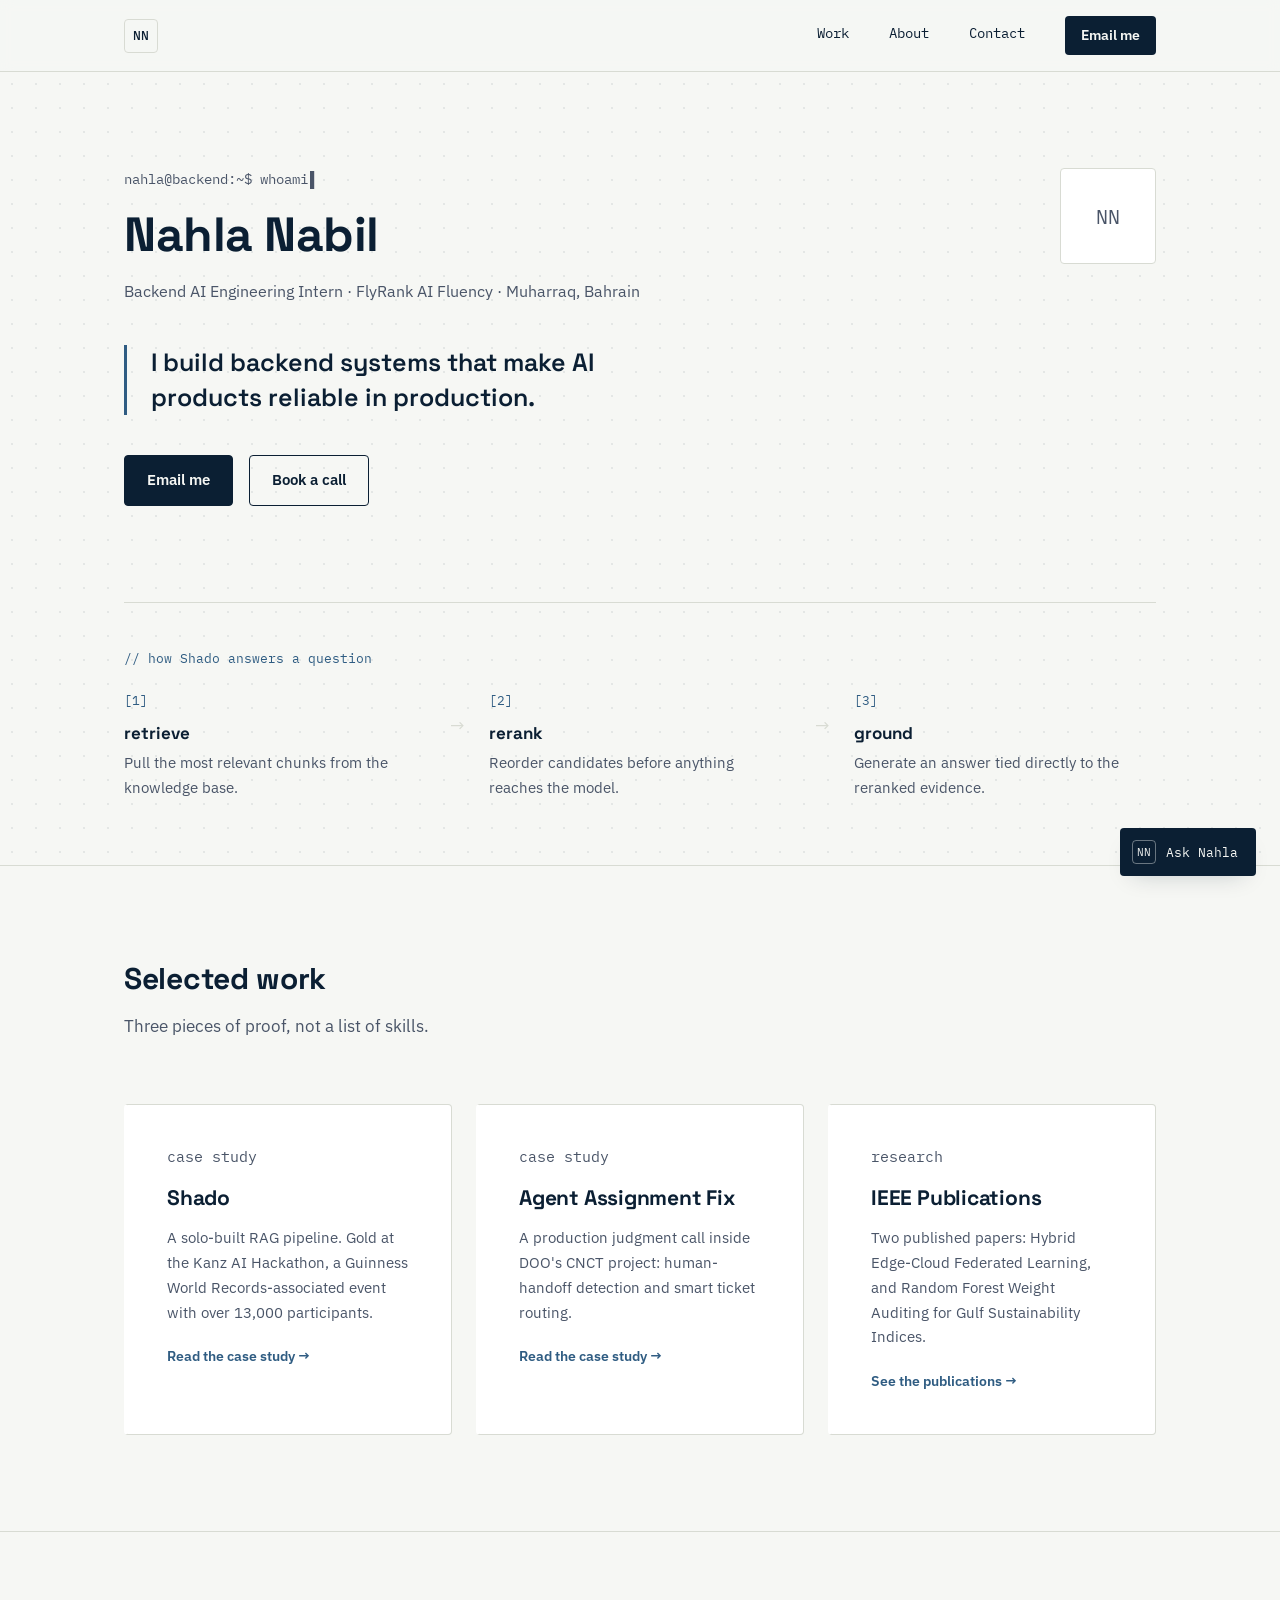
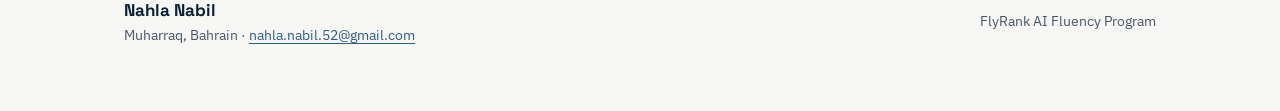
<file: index.html>
<!DOCTYPE html>
<html lang="en">
<head>
  <meta charset="UTF-8">
  <meta name="viewport" content="width=device-width, initial-scale=1.0">
  <title>Nahla Nabil: Backend AI Engineering</title>
  <meta name="description" content="Nahla Nabil builds backend systems that make AI products reliable in production.">
  <link rel="icon" href="data:image/svg+xml,%3Csvg xmlns='http://www.w3.org/2000/svg' viewBox='0 0 64 64'%3E%3Crect width='64' height='64' rx='14' fill='%230B1F33'/%3E%3Ctext x='32' y='40' font-family='Georgia,serif' font-size='24' font-weight='700' fill='%23F6F7F4' text-anchor='middle'%3ENN%3C/text%3E%3C/svg%3E">

  <link rel="preconnect" href="https://fonts.googleapis.com">
  <link rel="preconnect" href="https://fonts.gstatic.com" crossorigin>
  <link href="https://fonts.googleapis.com/css2?family=Space+Grotesk:wght@500;700&family=IBM+Plex+Sans:wght@400;500;600&family=IBM+Plex+Mono:wght@400;500&display=swap" rel="stylesheet">

  <link rel="stylesheet" href="style.css">
  <link rel="stylesheet" href="agent.css">
</head>
<body>

  <a class="skip-link" href="#main">Skip to main content</a>

  <header class="site-header">
    <div class="wrap header-inner">
      <a class="mark" href="index.html" aria-label="Nahla Nabil, home">NN</a>
      <nav class="site-nav" aria-label="Primary">
        <button class="nav-toggle" aria-expanded="false" aria-controls="nav-links" aria-label="Toggle navigation menu">
          <span></span><span></span><span></span>
        </button>
        <div class="nav-links" id="nav-links">
          <a href="work.html">Work</a>
          <a href="about.html">About</a>
          <a href="contact.html">Contact</a>
          <a class="nav-cta" href="mailto:nahla.nabil.52@gmail.com">Email me</a>
        </div>
      </nav>
    </div>
  </header>

  <main id="main">

    <!-- HERO -->
    <section class="hero">
      <div class="wrap">
        <div class="hero-layout">
          <div>
            <p class="terminal-line reveal">nahla@backend:~$ whoami</p>
            <h1 class="reveal reveal-delay-1">Nahla Nabil</h1>
            <p class="role-line reveal reveal-delay-1">Backend AI Engineering Intern &middot; FlyRank AI Fluency &middot; Muharraq, Bahrain</p>
            <blockquote class="claim reveal reveal-delay-2">I build backend systems that make AI products reliable in production.</blockquote>
            <div class="cta-row reveal reveal-delay-3">
              <a class="btn btn-primary" href="mailto:nahla.nabil.52@gmail.com">Email me</a>
              <!-- PLACEHOLDER: swap href="#" for the real booking link (e.g. Calendly) once set up -->
              <a class="btn btn-outline" href="#" data-booking-link="placeholder">Book a call</a>
            </div>
          </div>
          <!-- PLACEHOLDER: replace this initials avatar with a real photo, see README -->
          <div class="avatar reveal" aria-hidden="true">NN</div>
        </div>

        <div class="trace reveal">
          <p class="eyebrow-mono">// how Shado answers a question</p>
          <div class="trace-flow">
            <div class="trace-node">
              <span class="trace-tag">[1]</span>
              <span class="trace-name">retrieve</span>
              <p>Pull the most relevant chunks from the knowledge base.</p>
            </div>
            <div class="trace-arrow" aria-hidden="true">&rarr;</div>
            <div class="trace-node">
              <span class="trace-tag">[2]</span>
              <span class="trace-name">rerank</span>
              <p>Reorder candidates before anything reaches the model.</p>
            </div>
            <div class="trace-arrow" aria-hidden="true">&rarr;</div>
            <div class="trace-node">
              <span class="trace-tag">[3]</span>
              <span class="trace-name">ground</span>
              <p>Generate an answer tied directly to the reranked evidence.</p>
            </div>
          </div>
          <!-- PLACEHOLDER: swap this trace for a real retriever.py snippet once ready to share -->
        </div>
      </div>
    </section>

    <!-- EVIDENCE ROW -->
    <section class="section" id="work-preview">
      <div class="wrap">
        <div class="section-head reveal">
          <h2>Selected work</h2>
          <p>Three pieces of proof, not a list of skills.</p>
        </div>
        <div class="card-grid">
          <a class="card reveal" href="work.html#shado">
            <p class="card-label">case study</p>
            <h3>Shado</h3>
            <p>A solo-built RAG pipeline. Gold at the Kanz AI Hackathon, a Guinness World Records-associated event with over 13,000 participants.</p>
            <span class="card-link">Read the case study &rarr;</span>
          </a>
          <a class="card reveal reveal-delay-1" href="work.html#agent-assignment-fix">
            <p class="card-label">case study</p>
            <h3>Agent Assignment Fix</h3>
            <p>A production judgment call inside DOO's CNCT project: human-handoff detection and smart ticket routing.</p>
            <span class="card-link">Read the case study &rarr;</span>
          </a>
          <a class="card reveal reveal-delay-2" href="about.html#publications">
            <p class="card-label">research</p>
            <h3>IEEE Publications</h3>
            <p>Two published papers: Hybrid Edge-Cloud Federated Learning, and Random Forest Weight Auditing for Gulf Sustainability Indices.</p>
            <span class="card-link">See the publications &rarr;</span>
          </a>
        </div>
      </div>
    </section>

  </main>

  <footer class="site-footer">
    <div class="wrap footer-inner">
      <div>
        <p class="footer-name">Nahla Nabil</p>
        <p class="footer-meta">Muharraq, Bahrain &middot; <a href="mailto:nahla.nabil.52@gmail.com">nahla.nabil.52@gmail.com</a></p>
      </div>
      <div>
        <p class="footer-note">FlyRank AI Fluency Program</p>
        <!-- This div is intentionally empty. It gets filled with the official FlyRank
             completion badge image/markup once the capstone is approved. -->
        <div id="flyrank-badge"></div>
      </div>
    </div>
  </footer>

  <!-- Ask Nahla: voice-enabled AI agent widget. See agent.js and worker/README.md. -->
  <div id="agent-root"></div>

  <script src="script.js"></script>
  <script src="agent.js"></script>
</body>
</html>
</file>
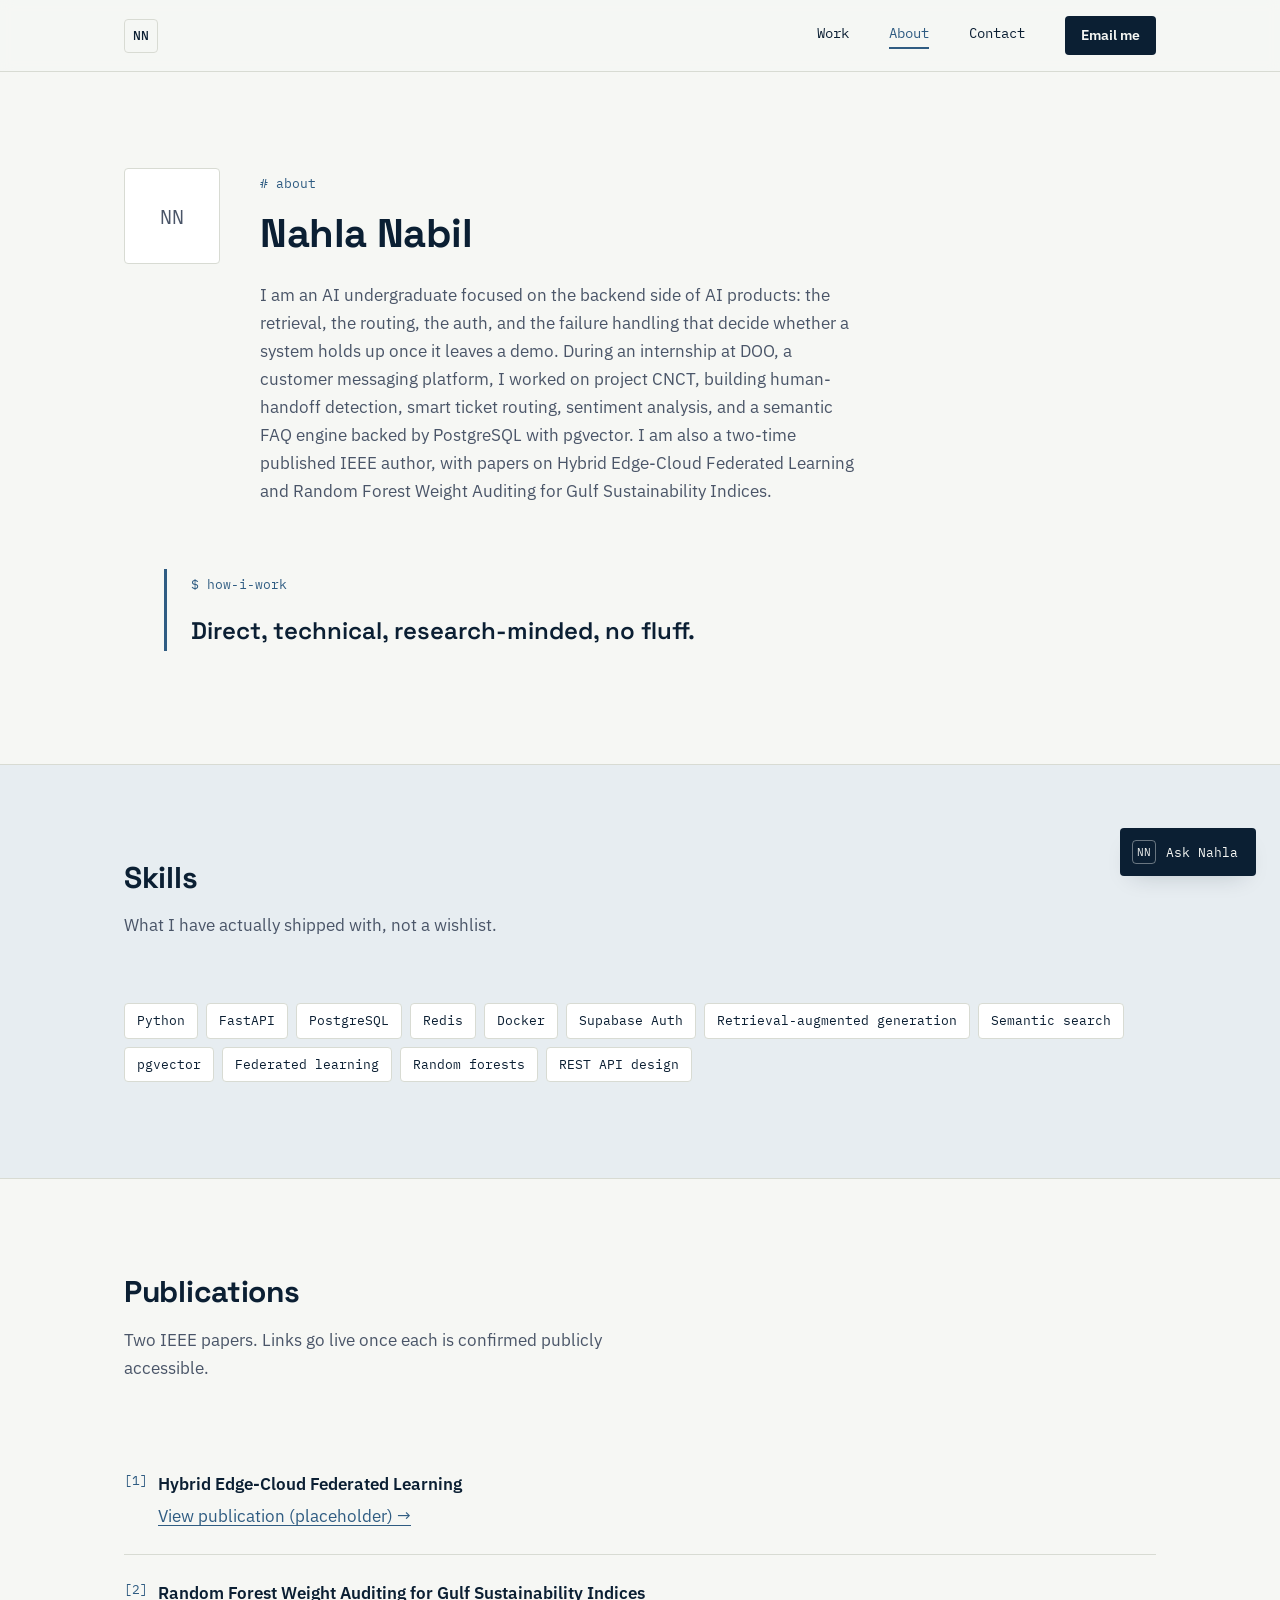
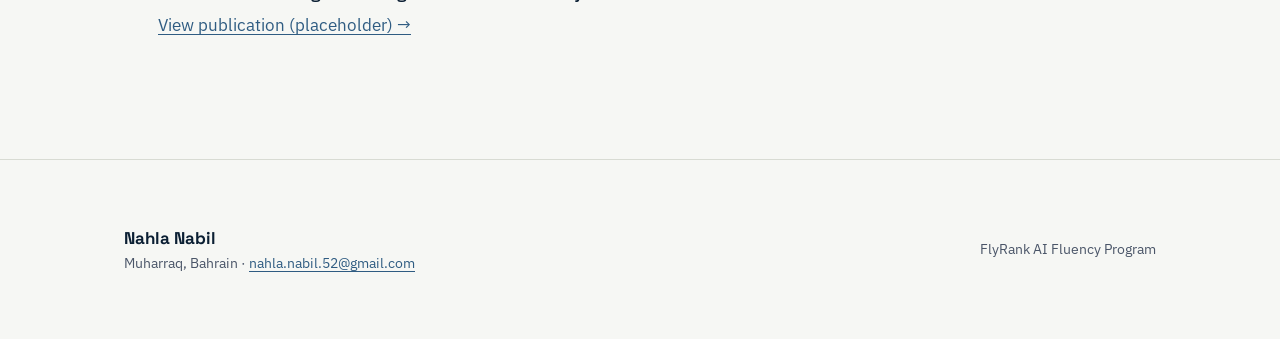
<file: about.html>
<!DOCTYPE html>
<html lang="en">
<head>
  <meta charset="UTF-8">
  <meta name="viewport" content="width=device-width, initial-scale=1.0">
  <title>Nahla Nabil: About</title>
  <meta name="description" content="Nahla Nabil, Backend AI Engineering intern: background, how she works, skills, and publications.">
  <link rel="icon" href="data:image/svg+xml,%3Csvg xmlns='http://www.w3.org/2000/svg' viewBox='0 0 64 64'%3E%3Crect width='64' height='64' rx='14' fill='%230B1F33'/%3E%3Ctext x='32' y='40' font-family='Georgia,serif' font-size='24' font-weight='700' fill='%23F6F7F4' text-anchor='middle'%3ENN%3C/text%3E%3C/svg%3E">

  <link rel="preconnect" href="https://fonts.googleapis.com">
  <link rel="preconnect" href="https://fonts.gstatic.com" crossorigin>
  <link href="https://fonts.googleapis.com/css2?family=Space+Grotesk:wght@500;700&family=IBM+Plex+Sans:wght@400;500;600&family=IBM+Plex+Mono:wght@400;500&display=swap" rel="stylesheet">

  <link rel="stylesheet" href="style.css">
  <link rel="stylesheet" href="agent.css">
</head>
<body>

  <a class="skip-link" href="#main">Skip to main content</a>

  <header class="site-header">
    <div class="wrap header-inner">
      <a class="mark" href="index.html" aria-label="Nahla Nabil, home">NN</a>
      <nav class="site-nav" aria-label="Primary">
        <button class="nav-toggle" aria-expanded="false" aria-controls="nav-links" aria-label="Toggle navigation menu">
          <span></span><span></span><span></span>
        </button>
        <div class="nav-links" id="nav-links">
          <a href="work.html">Work</a>
          <a href="about.html" aria-current="page">About</a>
          <a href="contact.html">Contact</a>
          <a class="nav-cta" href="mailto:nahla.nabil.52@gmail.com">Email me</a>
        </div>
      </nav>
    </div>
  </header>

  <main id="main">
    <section class="section section-flush">
      <div class="wrap">
        <div class="about-layout">
          <!-- PLACEHOLDER: replace this initials avatar with a real photo, see README -->
          <div class="avatar reveal" aria-hidden="true">NN</div>
          <div>
            <p class="eyebrow-mono reveal"># about</p>
            <h1 class="page-title reveal reveal-delay-1">Nahla Nabil</h1>
            <p class="lede reveal reveal-delay-2">
              I am an AI undergraduate focused on the backend side of AI products: the
              retrieval, the routing, the auth, and the failure handling that decide whether a
              system holds up once it leaves a demo. During an internship at DOO, a customer
              messaging platform, I worked on project CNCT, building human-handoff detection,
              smart ticket routing, sentiment analysis, and a semantic FAQ engine backed by
              PostgreSQL with pgvector. I am also a two-time published IEEE author, with papers
              on Hybrid Edge-Cloud Federated Learning and Random Forest Weight Auditing for
              Gulf Sustainability Indices.
            </p>
          </div>
        </div>

        <blockquote class="pull-quote reveal">
          <p class="eyebrow-mono">$ how-i-work</p>
          <p>Direct, technical, research-minded, no fluff.</p>
        </blockquote>
      </div>
    </section>

    <section class="section section-alt" id="skills">
      <div class="wrap">
        <div class="section-head reveal">
          <h2>Skills</h2>
          <p>What I have actually shipped with, not a wishlist.</p>
        </div>
        <ul class="skills-list reveal">
          <li>Python</li>
          <li>FastAPI</li>
          <li>PostgreSQL</li>
          <li>Redis</li>
          <li>Docker</li>
          <li>Supabase Auth</li>
          <li>Retrieval-augmented generation</li>
          <li>Semantic search</li>
          <li>pgvector</li>
          <li>Federated learning</li>
          <li>Random forests</li>
          <li>REST API design</li>
        </ul>
      </div>
    </section>

    <section class="section" id="publications">
      <div class="wrap">
        <div class="section-head reveal">
          <h2>Publications</h2>
          <p>Two IEEE papers. Links go live once each is confirmed publicly accessible.</p>
        </div>
        <ul class="pub-list reveal">
          <li>
            <span class="pub-title">Hybrid Edge-Cloud Federated Learning</span>
            <!-- PLACEHOLDER: add the real IEEE Xplore / DOI link once confirmed -->
            <a href="#" data-pub-link="fed-learning">View publication (placeholder) &rarr;</a>
          </li>
          <li>
            <span class="pub-title">Random Forest Weight Auditing for Gulf Sustainability Indices</span>
            <!-- PLACEHOLDER: add the real IEEE Xplore / DOI link once confirmed -->
            <a href="#" data-pub-link="rf-auditing">View publication (placeholder) &rarr;</a>
          </li>
        </ul>
      </div>
    </section>
  </main>

  <footer class="site-footer">
    <div class="wrap footer-inner">
      <div>
        <p class="footer-name">Nahla Nabil</p>
        <p class="footer-meta">Muharraq, Bahrain &middot; <a href="mailto:nahla.nabil.52@gmail.com">nahla.nabil.52@gmail.com</a></p>
      </div>
      <div>
        <p class="footer-note">FlyRank AI Fluency Program</p>
        <div id="flyrank-badge"></div>
      </div>
    </div>
  </footer>

  <div id="agent-root"></div>

  <script src="script.js"></script>
  <script src="agent.js"></script>
</body>
</html>
</file>
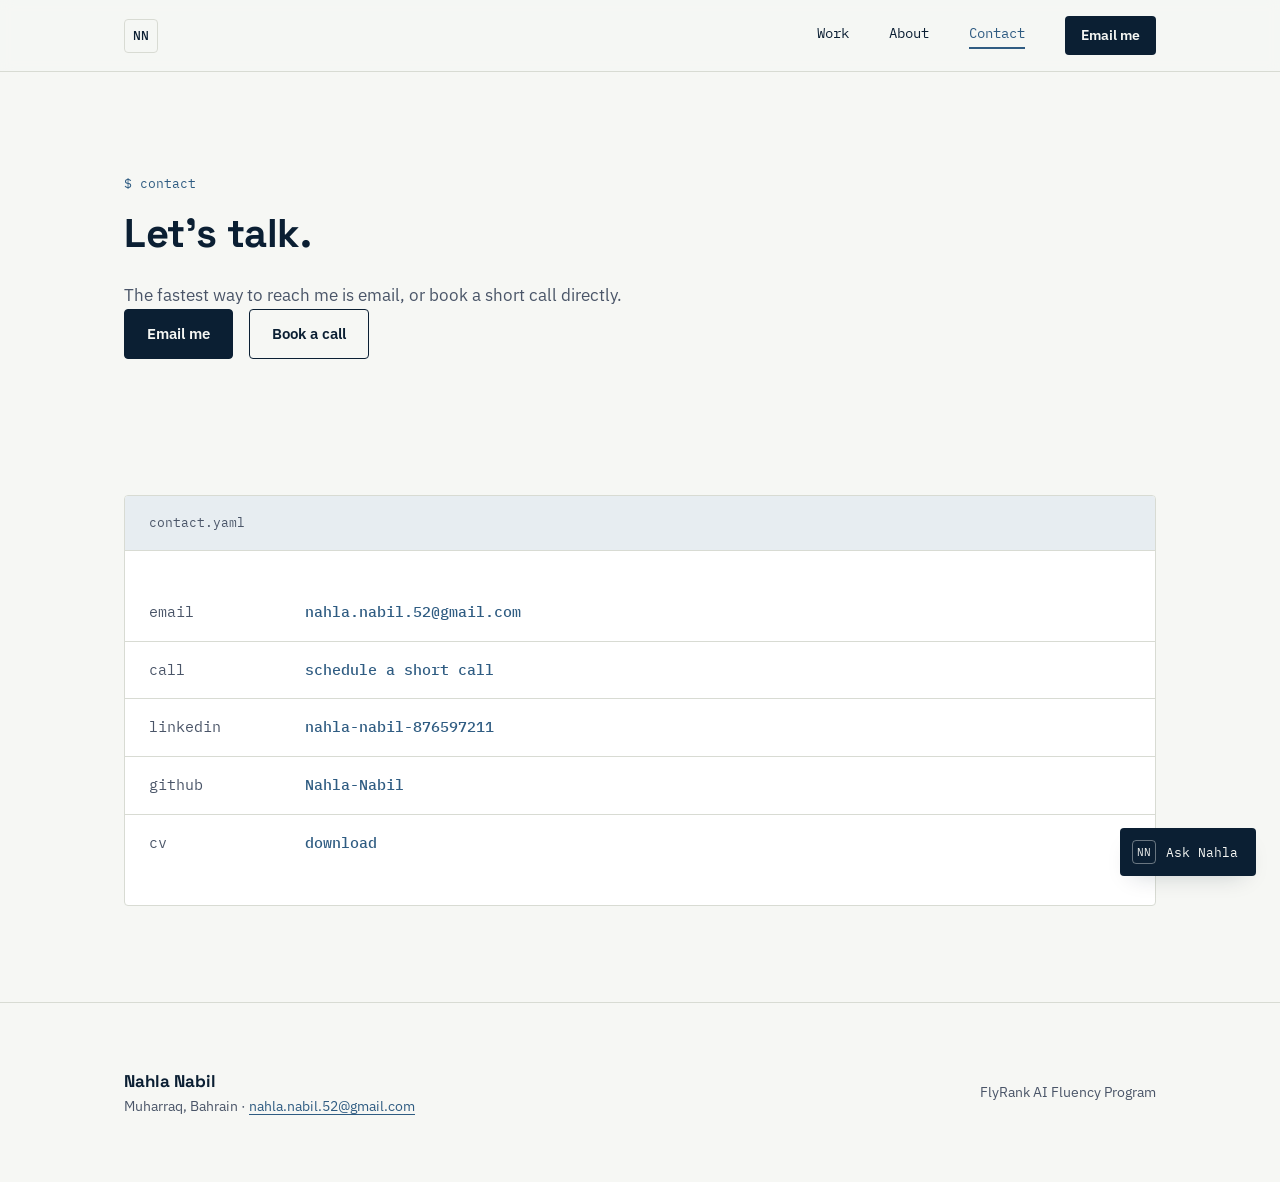
<file: contact.html>
<!DOCTYPE html>
<html lang="en">
<head>
  <meta charset="UTF-8">
  <meta name="viewport" content="width=device-width, initial-scale=1.0">
  <title>Nahla Nabil: Contact</title>
  <meta name="description" content="Email Nahla Nabil, book a short call, or find her on GitHub and LinkedIn.">
  <link rel="icon" href="data:image/svg+xml,%3Csvg xmlns='http://www.w3.org/2000/svg' viewBox='0 0 64 64'%3E%3Crect width='64' height='64' rx='14' fill='%230B1F33'/%3E%3Ctext x='32' y='40' font-family='Georgia,serif' font-size='24' font-weight='700' fill='%23F6F7F4' text-anchor='middle'%3ENN%3C/text%3E%3C/svg%3E">

  <link rel="preconnect" href="https://fonts.googleapis.com">
  <link rel="preconnect" href="https://fonts.gstatic.com" crossorigin>
  <link href="https://fonts.googleapis.com/css2?family=Space+Grotesk:wght@500;700&family=IBM+Plex+Sans:wght@400;500;600&family=IBM+Plex+Mono:wght@400;500&display=swap" rel="stylesheet">

  <link rel="stylesheet" href="style.css">
  <link rel="stylesheet" href="agent.css">
</head>
<body>

  <a class="skip-link" href="#main">Skip to main content</a>

  <header class="site-header">
    <div class="wrap header-inner">
      <a class="mark" href="index.html" aria-label="Nahla Nabil, home">NN</a>
      <nav class="site-nav" aria-label="Primary">
        <button class="nav-toggle" aria-expanded="false" aria-controls="nav-links" aria-label="Toggle navigation menu">
          <span></span><span></span><span></span>
        </button>
        <div class="nav-links" id="nav-links">
          <a href="work.html">Work</a>
          <a href="about.html">About</a>
          <a href="contact.html" aria-current="page">Contact</a>
          <a class="nav-cta" href="mailto:nahla.nabil.52@gmail.com">Email me</a>
        </div>
      </nav>
    </div>
  </header>

  <main id="main">
    <section class="contact-hero">
      <div class="wrap">
        <p class="eyebrow-mono reveal">$ contact</p>
        <h1 class="page-title reveal reveal-delay-1">Let's talk.</h1>
        <p class="lede reveal reveal-delay-2">The fastest way to reach me is email, or book a short call directly.</p>
        <div class="cta-row reveal reveal-delay-3">
          <a class="btn btn-primary" href="mailto:nahla.nabil.52@gmail.com">Email me</a>
          <!-- PLACEHOLDER: swap href="#" for the real booking link (e.g. Calendly) once set up -->
          <a class="btn btn-outline" href="#" data-booking-link="placeholder">Book a call</a>
        </div>
      </div>
    </section>

    <section class="section section-flush">
      <div class="wrap">
        <div class="config-block reveal">
          <p class="config-file-tab">contact.yaml</p>
          <dl class="config-list">
            <div class="config-row">
              <dt>email</dt>
              <dd><a href="mailto:nahla.nabil.52@gmail.com">nahla.nabil.52@gmail.com</a></dd>
            </div>
            <div class="config-row">
              <dt>call</dt>
              <!-- PLACEHOLDER: same booking link as elsewhere, keep in sync -->
              <dd><a href="#" data-booking-link="placeholder">schedule a short call</a></dd>
            </div>
            <div class="config-row">
              <dt>linkedin</dt>
              <!-- PLACEHOLDER: swap href="#" for the real public LinkedIn profile URL -->
              <dd><a href="#" data-linkedin-link="placeholder">nahla-nabil-876597211</a></dd>
            </div>
            <div class="config-row">
              <dt>github</dt>
              <dd><a href="https://github.com/Nahla-Nabil">Nahla-Nabil</a></dd>
            </div>
            <div class="config-row">
              <dt>cv</dt>
              <!-- PLACEHOLDER: swap href="#" for the real hosted CV link -->
              <dd><a href="#" data-cv-link="placeholder">download</a></dd>
            </div>
          </dl>
        </div>
      </div>
    </section>
  </main>

  <footer class="site-footer">
    <div class="wrap footer-inner">
      <div>
        <p class="footer-name">Nahla Nabil</p>
        <p class="footer-meta">Muharraq, Bahrain &middot; <a href="mailto:nahla.nabil.52@gmail.com">nahla.nabil.52@gmail.com</a></p>
      </div>
      <div>
        <p class="footer-note">FlyRank AI Fluency Program</p>
        <div id="flyrank-badge"></div>
      </div>
    </div>
  </footer>

  <div id="agent-root"></div>

  <script src="script.js"></script>
  <script src="agent.js"></script>
</body>
</html>
</file>
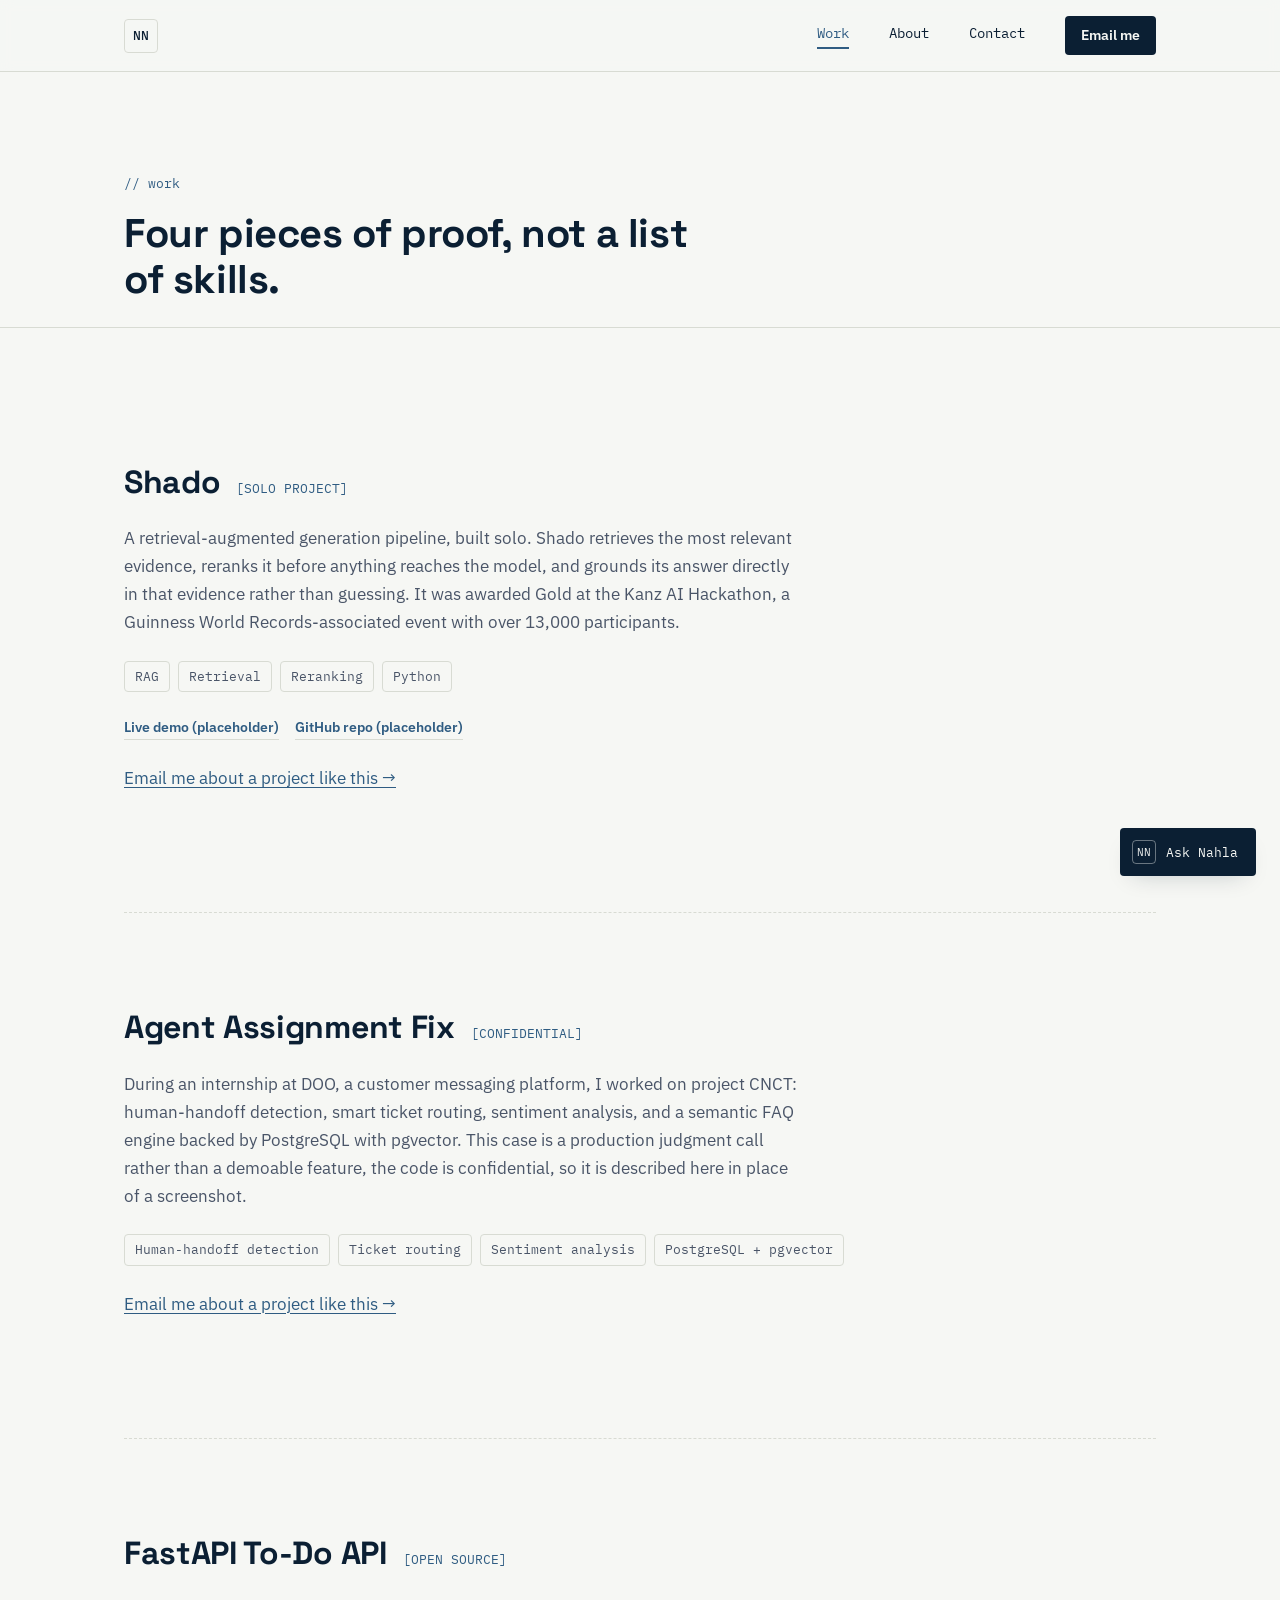
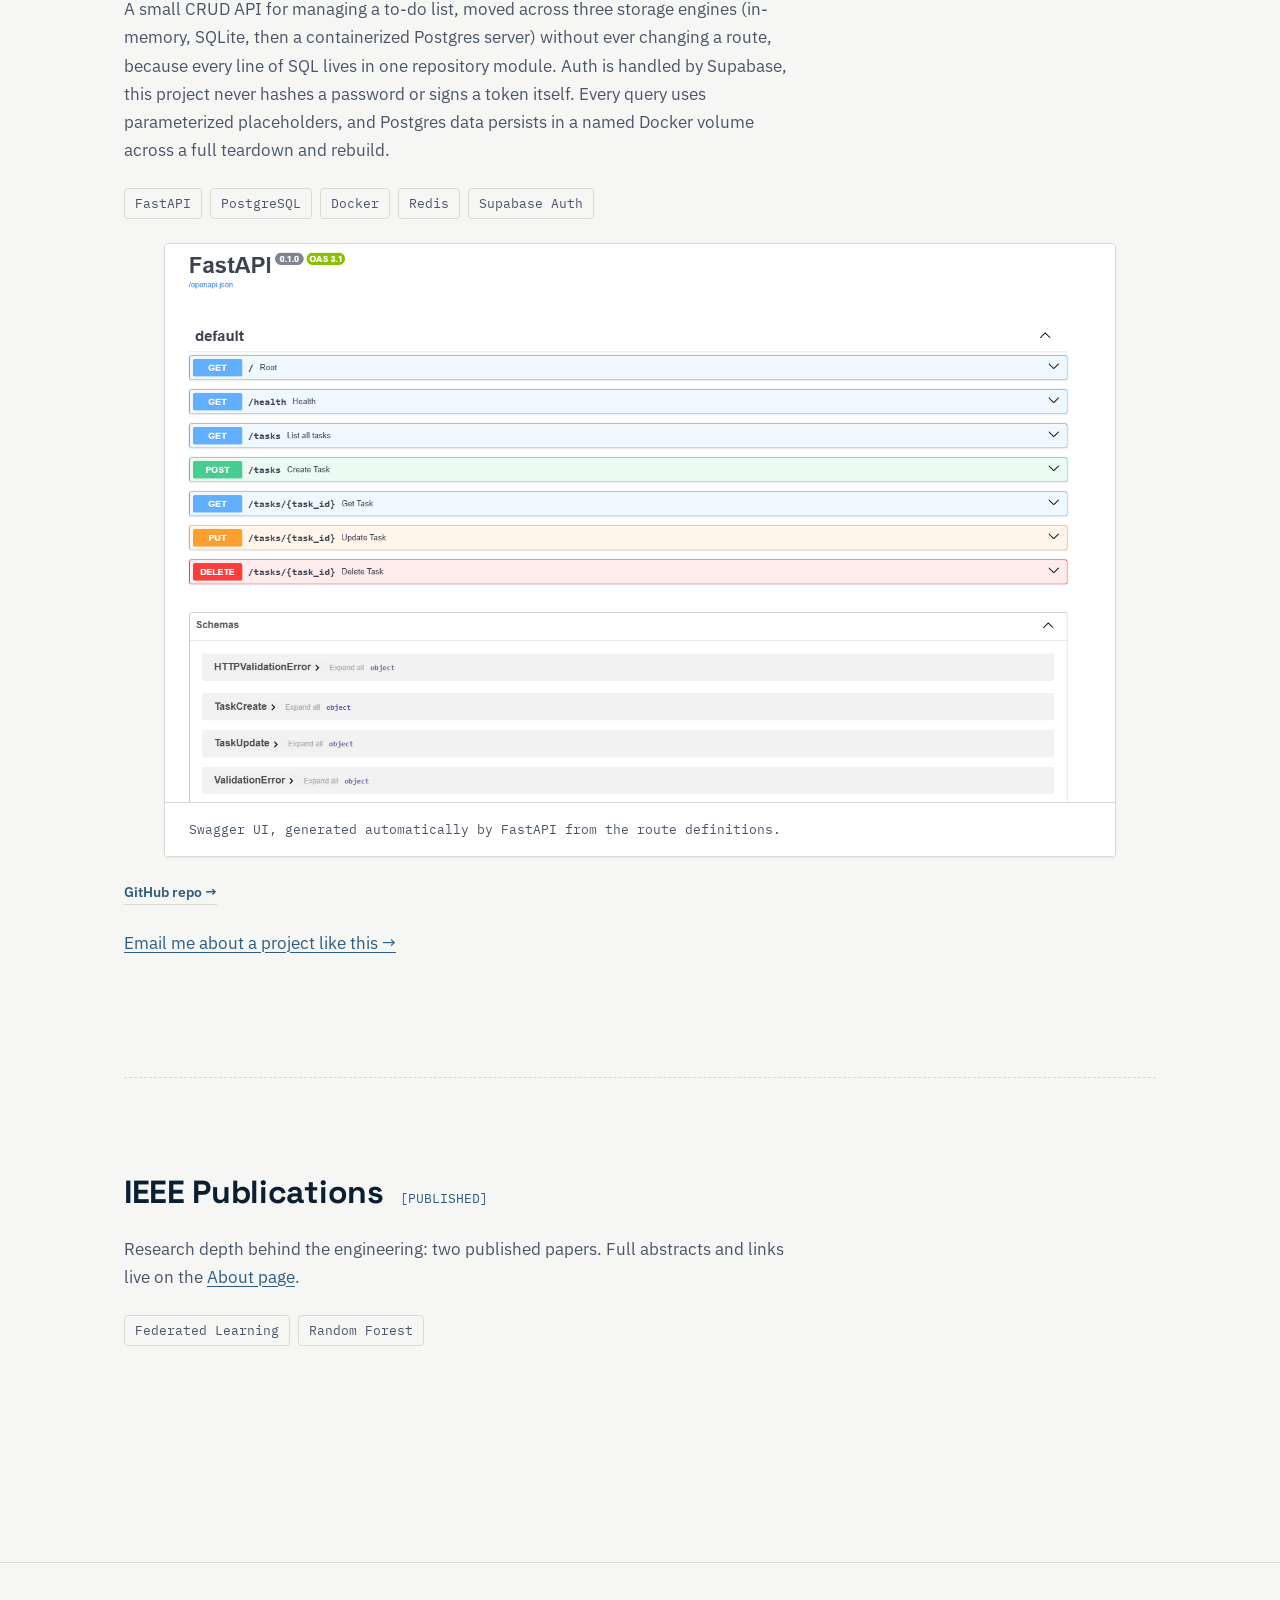
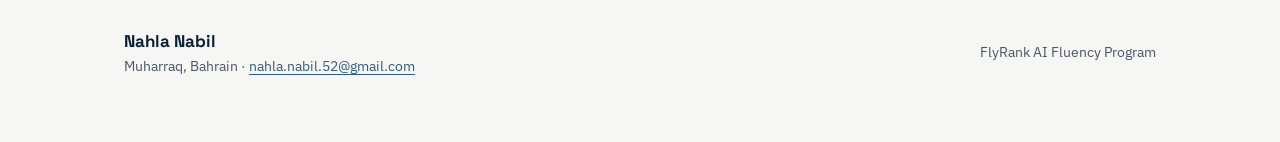
<file: work.html>
<!DOCTYPE html>
<html lang="en">
<head>
  <meta charset="UTF-8">
  <meta name="viewport" content="width=device-width, initial-scale=1.0">
  <title>Nahla Nabil: Work</title>
  <meta name="description" content="Case studies: Shado (RAG pipeline), the DOO/CNCT agent assignment fix, the FastAPI To-Do API, and two IEEE publications.">
  <link rel="icon" href="data:image/svg+xml,%3Csvg xmlns='http://www.w3.org/2000/svg' viewBox='0 0 64 64'%3E%3Crect width='64' height='64' rx='14' fill='%230B1F33'/%3E%3Ctext x='32' y='40' font-family='Georgia,serif' font-size='24' font-weight='700' fill='%23F6F7F4' text-anchor='middle'%3ENN%3C/text%3E%3C/svg%3E">

  <link rel="preconnect" href="https://fonts.googleapis.com">
  <link rel="preconnect" href="https://fonts.gstatic.com" crossorigin>
  <link href="https://fonts.googleapis.com/css2?family=Space+Grotesk:wght@500;700&family=IBM+Plex+Sans:wght@400;500;600&family=IBM+Plex+Mono:wght@400;500&display=swap" rel="stylesheet">

  <link rel="stylesheet" href="style.css">
  <link rel="stylesheet" href="agent.css">
</head>
<body>

  <a class="skip-link" href="#main">Skip to main content</a>

  <header class="site-header">
    <div class="wrap header-inner">
      <a class="mark" href="index.html" aria-label="Nahla Nabil, home">NN</a>
      <nav class="site-nav" aria-label="Primary">
        <button class="nav-toggle" aria-expanded="false" aria-controls="nav-links" aria-label="Toggle navigation menu">
          <span></span><span></span><span></span>
        </button>
        <div class="nav-links" id="nav-links">
          <a href="work.html" aria-current="page">Work</a>
          <a href="about.html">About</a>
          <a href="contact.html">Contact</a>
          <a class="nav-cta" href="mailto:nahla.nabil.52@gmail.com">Email me</a>
        </div>
      </nav>
    </div>
  </header>

  <main id="main">
    <section class="section section-flush section-tight">
      <div class="wrap">
        <p class="eyebrow-mono reveal">// work</p>
        <h1 class="page-title is-narrow reveal reveal-delay-1">Four pieces of proof, not a list of skills.</h1>
      </div>
    </section>

    <section class="section">
      <div class="wrap">

        <!-- CASE 1: SHADO -->
        <article class="case-block" id="shado">
          <div class="case-head">
            <h2>Shado</h2>
            <span class="case-tag">SOLO PROJECT</span>
          </div>
          <p>
            A retrieval-augmented generation pipeline, built solo. Shado retrieves the most
            relevant evidence, reranks it before anything reaches the model, and grounds its
            answer directly in that evidence rather than guessing. It was awarded Gold at the
            Kanz AI Hackathon, a Guinness World Records-associated event with over 13,000
            participants.
          </p>
          <div class="tech-tags">
            <span class="tech-tag">RAG</span>
            <span class="tech-tag">Retrieval</span>
            <span class="tech-tag">Reranking</span>
            <span class="tech-tag">Python</span>
          </div>
          <div class="case-links">
            <!-- PLACEHOLDER: confirm the live demo still works before linking to it -->
            <a href="#" data-case-link="shado-demo">Live demo (placeholder)</a>
            <!-- PLACEHOLDER: add the Shado repo link here once confirmed -->
            <a href="#" data-case-link="shado-repo">GitHub repo (placeholder)</a>
          </div>
          <p class="case-cta"><a href="mailto:nahla.nabil.52@gmail.com">Email me about a project like this &rarr;</a></p>
        </article>

        <!-- CASE 2: AGENT ASSIGNMENT FIX -->
        <article class="case-block" id="agent-assignment-fix">
          <div class="case-head">
            <h2>Agent Assignment Fix</h2>
            <span class="case-tag">CONFIDENTIAL</span>
          </div>
          <p>
            During an internship at DOO, a customer messaging platform, I worked on project
            CNCT: human-handoff detection, smart ticket routing, sentiment analysis, and a
            semantic FAQ engine backed by PostgreSQL with pgvector. This case is a production
            judgment call rather than a demoable feature, the code is confidential, so it is
            described here in place of a screenshot.
          </p>
          <div class="tech-tags">
            <span class="tech-tag">Human-handoff detection</span>
            <span class="tech-tag">Ticket routing</span>
            <span class="tech-tag">Sentiment analysis</span>
            <span class="tech-tag">PostgreSQL + pgvector</span>
          </div>
          <p class="case-cta"><a href="mailto:nahla.nabil.52@gmail.com">Email me about a project like this &rarr;</a></p>
        </article>

        <!-- CASE 3: FASTAPI TO-DO API -->
        <article class="case-block" id="todo-api">
          <div class="case-head">
            <h2>FastAPI To-Do API</h2>
            <span class="case-tag">OPEN SOURCE</span>
          </div>
          <p>
            A small CRUD API for managing a to-do list, moved across three storage engines
            (in-memory, SQLite, then a containerized Postgres server) without ever changing a
            route, because every line of SQL lives in one repository module. Auth is handled by
            Supabase, this project never hashes a password or signs a token itself. Every query
            uses parameterized placeholders, and Postgres data persists in a named Docker volume
            across a full teardown and rebuild.
          </p>
          <div class="tech-tags">
            <span class="tech-tag">FastAPI</span>
            <span class="tech-tag">PostgreSQL</span>
            <span class="tech-tag">Docker</span>
            <span class="tech-tag">Redis</span>
            <span class="tech-tag">Supabase Auth</span>
          </div>
          <figure class="case-shot">
            <img src="assets/todo-api-swagger.png" alt="Swagger UI for the To-Do API, showing its endpoints and a successful request response">
            <figcaption>Swagger UI, generated automatically by FastAPI from the route definitions.</figcaption>
          </figure>
          <div class="case-links">
            <a href="https://github.com/Nahla-Nabil/todo-api">GitHub repo &rarr;</a>
          </div>
          <p class="case-cta"><a href="mailto:nahla.nabil.52@gmail.com">Email me about a project like this &rarr;</a></p>
        </article>

        <!-- CASE 4: IEEE PUBLICATIONS -->
        <article class="case-block" id="publications">
          <div class="case-head">
            <h2>IEEE Publications</h2>
            <span class="case-tag">PUBLISHED</span>
          </div>
          <p>
            Research depth behind the engineering: two published papers. Full abstracts and
            links live on the <a href="about.html#publications">About page</a>.
          </p>
          <div class="tech-tags">
            <span class="tech-tag">Federated Learning</span>
            <span class="tech-tag">Random Forest</span>
          </div>
        </article>

      </div>
    </section>
  </main>

  <footer class="site-footer">
    <div class="wrap footer-inner">
      <div>
        <p class="footer-name">Nahla Nabil</p>
        <p class="footer-meta">Muharraq, Bahrain &middot; <a href="mailto:nahla.nabil.52@gmail.com">nahla.nabil.52@gmail.com</a></p>
      </div>
      <div>
        <p class="footer-note">FlyRank AI Fluency Program</p>
        <div id="flyrank-badge"></div>
      </div>
    </div>
  </footer>

  <div id="agent-root"></div>

  <script src="script.js"></script>
  <script src="agent.js"></script>
</body>
</html>
</file>
<file: style.css>
/* ==========================================================================
   Nahla Nabil: personal site

   Design direction: "a well-kept engineering notebook", precise, unhurried,
   the work stays the loudest thing on the page. Paper, not glass. Sharp
   corners, not pills. A monospace utility layer (comments, status tags,
   a config file) drawn from the actual vernacular of backend engineering,
   not generic SaaS gradients.

   Identity kit (fixed): Space Grotesk (display) / IBM Plex Sans (body) /
   IBM Plex Mono (utility). Ink #0B1F33, Paper #F6F7F4, Accent #2F5C82,
   Line #D8DBD3. Every other color below is a literal tint of these four.
   ========================================================================== */

:root {
  --ink: #0B1F33;
  --paper: #F6F7F4;
  --accent: #2F5C82;
  --line: #D8DBD3;

  --ink-soft: #4A5568;
  --accent-tint: #E7EDF1; /* paper mixed toward accent, for quiet fills */
  --dot: rgba(11, 31, 51, 0.08); /* ink at low opacity, for the graph-paper texture */

  --shadow-sm: 0 1px 2px rgba(11, 31, 51, 0.08);
  --shadow-md: 0 10px 24px -12px rgba(11, 31, 51, 0.22);

  --radius: 4px;

  --max-width: 1080px;
  --max-prose: 640px;

  --space-1: 8px;
  --space-2: 16px;
  --space-3: 24px;
  --space-4: 40px;
  --space-5: 64px;
  --space-6: 96px;
}

/* ---- Reset ---- */
*, *::before, *::after { box-sizing: border-box; }
html { -webkit-text-size-adjust: 100%; scroll-behavior: smooth; }

body {
  margin: 0;
  background: var(--paper);
  color: var(--ink);
  font-family: 'IBM Plex Sans', -apple-system, BlinkMacSystemFont, sans-serif;
  font-size: 17px;
  line-height: 1.65;
  -webkit-font-smoothing: antialiased;
}

h1, h2, h3, h4 {
  font-family: 'Space Grotesk', 'IBM Plex Sans', sans-serif;
  font-weight: 700;
  line-height: 1.15;
  letter-spacing: -0.01em;
  margin: 0;
}

p { margin: 0; }

a {
  color: var(--accent);
  text-decoration-thickness: 1px;
  text-underline-offset: 3px;
}
a:hover, a:focus-visible { color: var(--ink); }

ul { margin: 0; padding: 0; list-style: none; }
img { max-width: 100%; display: block; border-radius: 0; }

code, .mono {
  font-family: 'IBM Plex Mono', ui-monospace, Menlo, Consolas, monospace;
}

/* ---- Motion: respect reduced-motion preference ---- */
@media (prefers-reduced-motion: reduce) {
  html { scroll-behavior: auto; }
  *, *::before, *::after {
    animation-duration: 0.001ms !important;
    animation-iteration-count: 1 !important;
    transition-duration: 0.001ms !important;
  }
}

/* ---- Layout helpers ---- */
.wrap { max-width: var(--max-width); margin: 0 auto; padding: 0 var(--space-3); }
.section { padding: var(--space-6) 0; border-top: 1px solid var(--line); }
.section-alt { background: var(--accent-tint); }
.section-flush { border-top: none; }
.section-tight { padding-bottom: 0; }

/* A line of source-code-comment syntax used as every page's top label.
   Reserved for exactly one place per page: this is the boldness budget. */
.eyebrow-mono {
  display: inline-block;
  font-family: 'IBM Plex Mono', monospace;
  font-size: 13px;
  color: var(--accent);
  margin-bottom: var(--space-2);
}

.page-title { font-size: clamp(28px, 4.2vw, 40px); margin-bottom: var(--space-3); }
.page-title.is-narrow { max-width: 22ch; }
.lede { color: var(--ink-soft); max-width: 60ch; }

.section-head { margin-bottom: var(--space-5); }
.section-head h2 { font-size: clamp(24px, 3.6vw, 30px); }
.section-head p { color: var(--ink-soft); margin-top: var(--space-2); max-width: 56ch; }

/* ---- Scroll-reveal ---- */
.reveal { opacity: 0; transform: translateY(18px); transition: opacity 0.6s ease, transform 0.6s ease; }
.reveal.is-visible { opacity: 1; transform: translateY(0); }
.reveal-delay-1 { transition-delay: 0.06s; }
.reveal-delay-2 { transition-delay: 0.12s; }
.reveal-delay-3 { transition-delay: 0.18s; }

/* ---- Accessibility: skip link ---- */
.skip-link {
  position: absolute; left: -9999px; top: 0;
  background: var(--ink); color: var(--paper);
  padding: var(--space-2); z-index: 200;
}
.skip-link:focus { left: var(--space-2); top: var(--space-2); }

a:focus-visible, .btn:focus-visible, button:focus-visible {
  outline: 2px solid var(--accent);
  outline-offset: 2px;
}

/* ==========================================================================
   Header / nav
   ========================================================================== */
.site-header {
  position: sticky; top: 0; z-index: 50;
  background: rgba(246, 247, 244, 0.9);
  backdrop-filter: blur(6px);
  border-bottom: 1px solid var(--line);
}

.header-inner {
  display: flex; align-items: center; justify-content: space-between;
  padding-top: var(--space-2); padding-bottom: var(--space-2);
}

.mark {
  font-family: 'IBM Plex Mono', monospace;
  font-weight: 500; font-size: 13px;
  color: var(--ink);
  border: 1px solid var(--line);
  border-radius: var(--radius);
  width: 34px; height: 34px;
  display: flex; align-items: center; justify-content: center;
  text-decoration: none;
  transition: border-color 0.2s ease, color 0.2s ease;
}
.mark:hover, .mark:focus-visible { color: var(--accent); border-color: var(--accent); }

.site-nav { display: flex; align-items: center; }

.nav-toggle {
  display: none; flex-direction: column; justify-content: center; gap: 5px;
  width: 34px; height: 34px;
  border: 1px solid var(--line); border-radius: var(--radius);
  background: transparent; cursor: pointer;
}
.nav-toggle span { display: block; width: 16px; height: 2px; margin: 0 auto; background: var(--ink); transition: transform 0.2s ease, opacity 0.2s ease; }
.nav-toggle[aria-expanded="true"] span:nth-child(1) { transform: translateY(7px) rotate(45deg); }
.nav-toggle[aria-expanded="true"] span:nth-child(2) { opacity: 0; }
.nav-toggle[aria-expanded="true"] span:nth-child(3) { transform: translateY(-7px) rotate(-45deg); }

.nav-links { display: flex; align-items: center; gap: var(--space-4); }

.nav-links a:not(.nav-cta) {
  position: relative;
  font-family: 'IBM Plex Mono', monospace;
  color: var(--ink); font-size: 14px; text-decoration: none; padding-bottom: 4px;
}
.nav-links a:not(.nav-cta)::after {
  content: ""; position: absolute; left: 0; bottom: 0; width: 100%; height: 2px;
  background: var(--accent); transform: scaleX(0); transform-origin: left;
  transition: transform 0.2s ease;
}
.nav-links a:not(.nav-cta):hover::after,
.nav-links a[aria-current="page"]::after { transform: scaleX(1); }
.nav-links a[aria-current="page"] { color: var(--accent); }

.nav-cta {
  font-size: 14px; font-weight: 600; color: var(--paper) !important;
  background: var(--ink);
  padding: 8px 16px;
  border-radius: var(--radius);
  text-decoration: none !important;
  transition: background 0.2s ease;
}
.nav-cta:hover, .nav-cta:focus-visible { background: var(--accent); }

@media (max-width: 720px) {
  .nav-toggle { display: flex; }
  .nav-links {
    position: absolute; top: 100%; left: 0; right: 0;
    flex-direction: column; align-items: flex-start; gap: var(--space-2);
    background: var(--paper); border-bottom: 1px solid var(--line);
    padding: var(--space-3);
    max-height: 0; overflow: hidden; opacity: 0;
    transition: max-height 0.3s ease, opacity 0.2s ease;
  }
  .nav-links.is-open { max-height: 320px; opacity: 1; }
}

/* ==========================================================================
   Buttons: sharp corners, two variants, both readable on plain Paper
   ========================================================================== */
.btn {
  display: inline-flex; align-items: center; gap: 8px;
  font-weight: 600; font-size: 15px;
  text-decoration: none !important;
  padding: 12px 22px;
  border-radius: var(--radius);
  border: 1px solid var(--ink);
  cursor: pointer;
  transition: background 0.15s ease, color 0.15s ease, border-color 0.15s ease;
}
.btn-primary { background: var(--ink); color: var(--paper) !important; }
.btn-primary:hover, .btn-primary:focus-visible { background: var(--accent); border-color: var(--accent); }

.btn-outline { background: transparent; color: var(--ink) !important; }
.btn-outline:hover, .btn-outline:focus-visible { border-color: var(--accent); color: var(--accent) !important; }

.cta-row { display: flex; flex-wrap: wrap; gap: var(--space-2); }

/* ==========================================================================
   Hero: graph paper, a terminal line, the claim as a marginal note, the
   Shado retrieve/rerank/ground flow as a real trace (not a decoration)
   ========================================================================== */
.hero {
  padding: var(--space-6) 0 var(--space-5);
  background-image: radial-gradient(var(--dot) 1px, transparent 1px);
  background-size: 24px 24px;
}

.hero-layout { display: grid; grid-template-columns: 1fr auto; gap: var(--space-5); align-items: start; }

.terminal-line {
  font-family: 'IBM Plex Mono', monospace;
  font-size: 14px;
  color: var(--ink-soft);
  margin-bottom: var(--space-2);
}
.terminal-line::after {
  content: "\258C";
  margin-left: 2px;
  animation: caret-blink 1s step-start infinite;
}
@keyframes caret-blink { 50% { opacity: 0; } }

.hero h1 { font-size: clamp(34px, 5vw, 48px); margin-bottom: var(--space-2); }

.role-line { color: var(--ink-soft); font-size: 16px; margin-bottom: var(--space-3); }

.claim {
  font-family: 'Space Grotesk', sans-serif;
  font-weight: 600;
  font-size: clamp(20px, 2.6vw, 25px);
  line-height: 1.4;
  max-width: 32ch;
  border-left: 3px solid var(--accent);
  padding-left: var(--space-3);
  margin: var(--space-4) 0;
}

/* PLACEHOLDER: this initials mark stands in for a real photo. See README for
   how to swap it for an <img> once a photo is ready. */
.avatar {
  width: 96px; height: 96px;
  border: 1px solid var(--line);
  border-radius: var(--radius);
  display: flex; align-items: center; justify-content: center;
  font-family: 'IBM Plex Mono', monospace;
  font-size: 20px;
  color: var(--ink-soft);
  background: #fff;
}

@media (max-width: 720px) {
  .hero-layout { grid-template-columns: 1fr; }
  .avatar { width: 64px; height: 64px; font-size: 15px; }
}

/* ---- The trace: Shado's retrieve / rerank / ground flow ---- */
.trace { margin-top: var(--space-6); border-top: 1px solid var(--line); padding-top: var(--space-4); }

.trace-flow { display: flex; align-items: flex-start; gap: var(--space-3); flex-wrap: wrap; }

.trace-node { flex: 1 1 200px; }

.trace-tag {
  display: inline-block;
  font-family: 'IBM Plex Mono', monospace;
  font-size: 13px;
  color: var(--accent);
  margin-bottom: var(--space-1);
}
.trace-name {
  display: block;
  font-family: 'Space Grotesk', sans-serif;
  font-weight: 700; font-size: 17px;
  margin-bottom: 4px;
}
.trace-node p { color: var(--ink-soft); font-size: 15px; }

.trace-arrow { color: var(--line); font-size: 18px; padding-top: 26px; }

@media (max-width: 640px) {
  .trace-flow { flex-direction: column; }
  .trace-arrow { display: none; }
}

/* ==========================================================================
   Evidence cards (home page selected-work preview)
   ========================================================================== */
.card-grid { display: grid; grid-template-columns: repeat(auto-fit, minmax(260px, 1fr)); gap: var(--space-3); }

.card {
  background: #fff;
  border: 1px solid var(--line);
  border-left: 3px solid transparent;
  border-radius: var(--radius);
  padding: var(--space-4);
  text-decoration: none !important;
  color: var(--ink) !important;
  display: block;
  transition: border-color 0.2s ease, background 0.2s ease;
}
.card:hover, .card:focus-visible { border-left-color: var(--accent); background: var(--accent-tint); }

.card-label { font-family: 'IBM Plex Mono', monospace; font-size: 12px; color: var(--ink-soft); margin-bottom: var(--space-1); }
.card h3 { font-size: 21px; margin-bottom: var(--space-2); }
.card p { color: var(--ink-soft); font-size: 15px; margin-bottom: var(--space-2); }
.card .card-link { font-weight: 600; font-size: 14px; color: var(--accent) !important; }

/* ==========================================================================
   Case study blocks (work.html)
   ========================================================================== */
.case-block { padding: var(--space-6) 0; border-top: 1px dashed var(--line); scroll-margin-top: 90px; }
.case-block:first-of-type { border-top: none; padding-top: var(--space-4); }

.case-head { display: flex; flex-wrap: wrap; align-items: baseline; gap: var(--space-2); margin-bottom: var(--space-3); }
.case-head h2 { font-size: clamp(24px, 3.6vw, 32px); }

.case-tag { font-family: 'IBM Plex Mono', monospace; font-size: 13px; color: var(--accent); }
.case-tag::before { content: "["; }
.case-tag::after { content: "]"; }

.case-block p { color: var(--ink-soft); max-width: 68ch; margin-bottom: var(--space-3); }

.tech-tags { display: flex; flex-wrap: wrap; gap: var(--space-1); margin: var(--space-2) 0 var(--space-3); }
.tech-tag {
  font-family: 'IBM Plex Mono', monospace;
  font-size: 13px; color: var(--ink-soft);
  border: 1px solid var(--line);
  padding: 4px 10px;
  border-radius: var(--radius);
}

.case-shot { border: 1px solid var(--line); border-radius: var(--radius); overflow: hidden; box-shadow: var(--shadow-sm); margin-bottom: var(--space-3); }
.case-shot figcaption {
  font-family: 'IBM Plex Mono', monospace;
  font-size: 12.5px; color: var(--ink-soft);
  padding: var(--space-2) var(--space-3);
  border-top: 1px solid var(--line);
  background: #fff;
}

.case-links { display: flex; flex-wrap: wrap; gap: var(--space-2); margin-bottom: var(--space-3); }
.case-links a { font-weight: 600; font-size: 14px; text-decoration: none; border-bottom: 1px solid var(--line); }

.case-cta { margin-top: var(--space-3); }

/* ==========================================================================
   About page
   ========================================================================== */
.about-layout { display: grid; grid-template-columns: auto 1fr; gap: var(--space-4); align-items: start; }
@media (max-width: 640px) { .about-layout { grid-template-columns: 1fr; } }

.pull-quote { border-left: 3px solid var(--accent); padding-left: var(--space-3); margin-top: var(--space-5); }
.pull-quote p:not(.eyebrow-mono) {
  font-family: 'Space Grotesk', sans-serif;
  font-size: clamp(19px, 2.6vw, 24px);
  font-weight: 600;
}

.skills-list { display: flex; flex-wrap: wrap; gap: var(--space-1); margin-top: var(--space-2); }
.skills-list li {
  font-family: 'IBM Plex Mono', monospace;
  font-size: 13px; color: var(--ink);
  background: #fff; border: 1px solid var(--line);
  padding: 6px 12px; border-radius: var(--radius);
}

.pub-list { counter-reset: pub; }
.pub-list li {
  counter-increment: pub;
  position: relative;
  padding: var(--space-3) 0 var(--space-3) 34px;
  border-bottom: 1px solid var(--line);
}
.pub-list li::before {
  content: "[" counter(pub) "]";
  position: absolute; left: 0; top: var(--space-3);
  font-family: 'IBM Plex Mono', monospace;
  font-size: 13px; color: var(--accent);
}
.pub-list li:last-child { border-bottom: none; }
.pub-list .pub-title { font-weight: 600; display: block; margin-bottom: 4px; }

/* ==========================================================================
   Contact page: rendered as a literal config file
   ========================================================================== */
.contact-hero { padding: var(--space-6) 0 var(--space-4); }

.config-block { border: 1px solid var(--line); border-radius: var(--radius); background: #fff; overflow: hidden; }
.config-file-tab {
  font-family: 'IBM Plex Mono', monospace;
  font-size: 13px; color: var(--ink-soft);
  padding: var(--space-2) var(--space-3);
  border-bottom: 1px solid var(--line);
  background: var(--accent-tint);
}
.config-list { padding: var(--space-2) 0; }
.config-row {
  display: grid;
  grid-template-columns: 140px 1fr;
  gap: var(--space-2);
  padding: var(--space-2) var(--space-3);
  border-bottom: 1px solid var(--line);
  font-family: 'IBM Plex Mono', monospace;
  font-size: 15px;
}
.config-row:last-child { border-bottom: none; }
.config-row dt { color: var(--ink-soft); }
.config-row dd { margin: 0; }
.config-row a { text-decoration: none; font-weight: 500; }
.config-row a:hover { text-decoration: underline; }

@media (max-width: 480px) {
  .config-row { grid-template-columns: 1fr; gap: 2px; }
}

/* ==========================================================================
   Footer
   ========================================================================== */
.site-footer { border-top: 1px solid var(--line); padding: var(--space-5) 0; }
.footer-inner { display: flex; flex-wrap: wrap; justify-content: space-between; align-items: center; gap: var(--space-2); }
.footer-name { font-family: 'Space Grotesk', sans-serif; font-weight: 700; }
.footer-meta, .footer-note { font-size: 14px; color: var(--ink-soft); }
#flyrank-badge:not(:empty) { margin-top: var(--space-2); }
</file>
<file: agent.css>
/* ==========================================================================
   Ask Nahla: voice-enabled AI agent widget
   Restyled to match the site's engineering-notebook system: sharp corners,
   plain surfaces, monospace status lines. No gradients, no glow.
   ========================================================================== */

.agent-fab {
  position: fixed;
  right: 24px;
  bottom: 24px;
  z-index: 100;
  display: flex;
  align-items: center;
  gap: 10px;
  background: var(--ink);
  color: var(--paper);
  border: none;
  border-radius: var(--radius);
  padding: 12px 18px 12px 12px;
  font-family: "IBM Plex Mono", monospace;
  font-size: 13px;
  cursor: pointer;
  box-shadow: var(--shadow-md);
  transition: background 0.15s ease;
}
.agent-fab:hover, .agent-fab:focus-visible { background: var(--accent); }

.agent-fab-icon {
  width: 24px;
  height: 24px;
  border: 1px solid rgba(246, 247, 244, 0.4);
  border-radius: var(--radius);
  display: flex;
  align-items: center;
  justify-content: center;
  font-size: 11px;
}

.agent-panel {
  position: fixed;
  right: 24px;
  bottom: 24px;
  z-index: 101;
  width: min(380px, calc(100vw - 32px));
  max-height: min(600px, calc(100vh - 48px));
  display: flex;
  flex-direction: column;
  background: var(--paper);
  border: 1px solid var(--line);
  border-radius: var(--radius);
  box-shadow: var(--shadow-md);
  overflow: hidden;
  transform: translateY(12px);
  opacity: 0;
  pointer-events: none;
  transition: transform 0.2s ease, opacity 0.2s ease;
}
.agent-panel.is-open { transform: translateY(0); opacity: 1; pointer-events: auto; }

.agent-header {
  display: flex;
  align-items: center;
  gap: 12px;
  padding: 14px 16px;
  background: var(--ink);
  color: var(--paper);
}
.agent-header .mark { border-color: rgba(246, 247, 244, 0.35); color: var(--paper); flex-shrink: 0; }
.agent-header-text { flex: 1; }
.agent-header-text strong { font-family: "Space Grotesk", sans-serif; font-size: 15px; display: block; }
.agent-header-text span { font-family: "IBM Plex Mono", monospace; font-size: 11.5px; color: rgba(246, 247, 244, 0.7); }
.agent-close { background: transparent; border: none; color: var(--paper); font-size: 20px; line-height: 1; cursor: pointer; padding: 4px; }

.agent-disclosure {
  font-size: 12px;
  color: var(--ink-soft);
  background: var(--accent-tint);
  border-bottom: 1px solid var(--line);
  padding: 10px 16px;
}

.agent-messages { flex: 1; overflow-y: auto; padding: 16px; display: flex; flex-direction: column; gap: 10px; min-height: 160px; }

.agent-msg { max-width: 88%; padding: 10px 14px; border-radius: var(--radius); font-size: 14px; line-height: 1.5; }
.agent-msg-user { align-self: flex-end; background: var(--ink); color: var(--paper); }
.agent-msg-assistant { align-self: flex-start; background: #fff; border: 1px solid var(--line); color: var(--ink); }
.agent-msg-system { align-self: center; background: transparent; color: var(--ink-soft); font-size: 12.5px; text-align: center; max-width: 100%; }

.agent-status {
  padding: 0 16px;
  font-family: "IBM Plex Mono", monospace;
  font-size: 12px;
  color: var(--accent);
  min-height: 18px;
  display: flex;
  align-items: center;
}
.agent-status:not(:empty)::after {
  content: "\258C";
  margin-left: 2px;
  animation: agent-caret-blink 1s step-start infinite;
}
@keyframes agent-caret-blink { 50% { opacity: 0; } }

.agent-input-row { display: flex; align-items: center; gap: 8px; padding: 12px 16px 16px; border-top: 1px solid var(--line); }

.agent-text-input {
  flex: 1;
  border: 1px solid var(--line);
  border-radius: var(--radius);
  padding: 9px 14px;
  font-family: "IBM Plex Sans", sans-serif;
  font-size: 14px;
  color: var(--ink);
  background: #fff;
}
.agent-text-input:focus-visible { outline: 2px solid var(--accent); outline-offset: 1px; }

.agent-mic-btn, .agent-send-btn {
  flex-shrink: 0;
  width: 36px;
  height: 36px;
  border-radius: var(--radius);
  border: 1px solid var(--line);
  background: #fff;
  color: var(--ink);
  cursor: pointer;
  display: flex;
  align-items: center;
  justify-content: center;
  font-size: 14px;
  transition: border-color 0.15s ease, color 0.15s ease;
}
.agent-mic-btn:hover, .agent-send-btn:hover { border-color: var(--accent); color: var(--accent); }
.agent-mic-btn[data-listening="true"] { background: var(--accent); color: var(--paper); border-color: var(--accent); }
.agent-mic-btn[hidden] { display: none; }

@media (max-width: 480px) {
  .agent-fab span.agent-fab-label { display: none; }
  .agent-fab { padding: 12px; }
}
</file>
